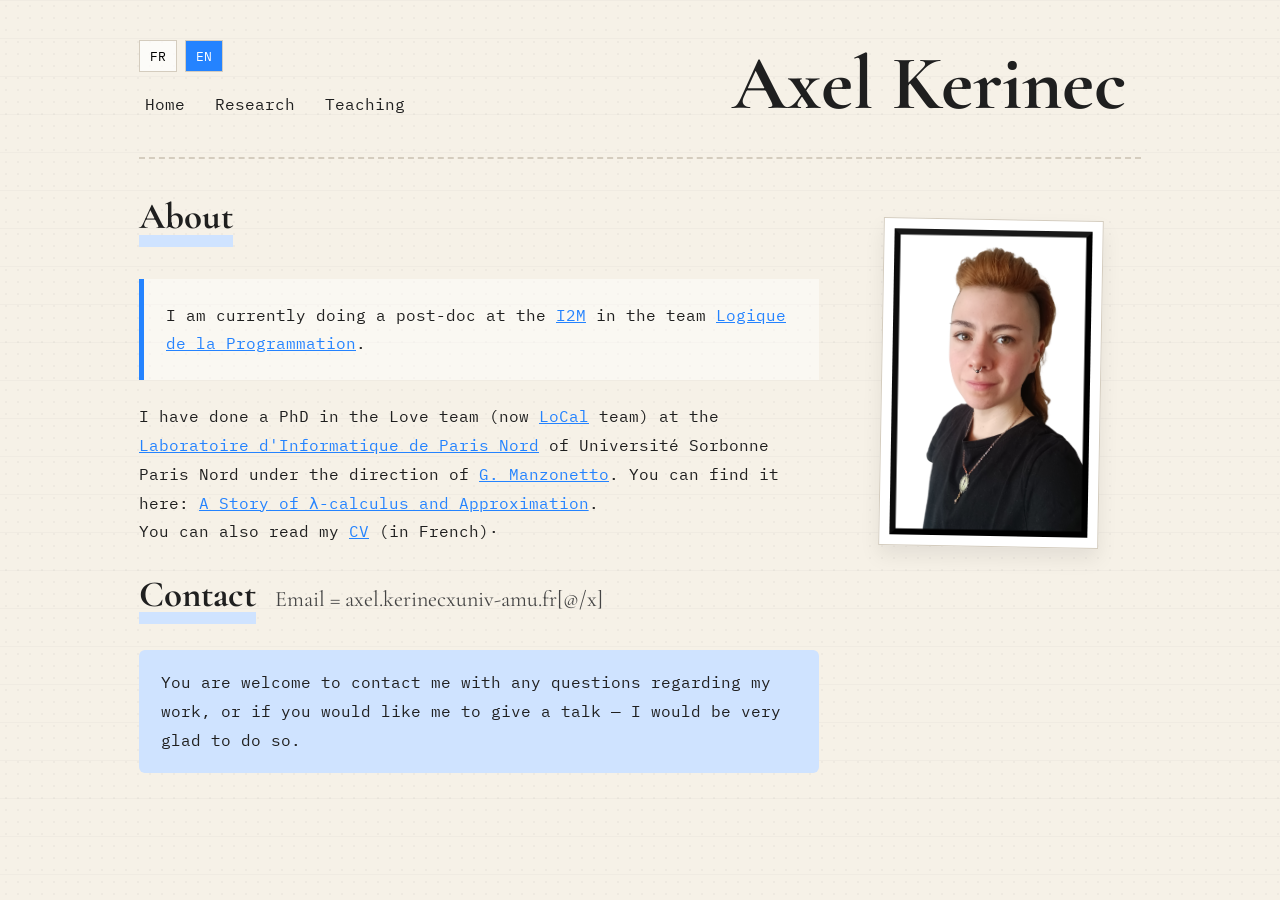
<file: index.html>
<!DOCTYPE html>
<html>
<head>
<meta charset="UTF-8">
<meta name="viewport" content="width=device-width, initial-scale=1.0">
<title>Axel Kerinec</title>
<link rel="stylesheet" href="style.css">
</head>
<body>

<div class="page">
<div class="topbar">
<div class="left-tools">
<div class="language-switch">
<button data-lang-button="fr">FR</button>
<button data-lang-button="en">EN</button>
</div>

<nav>
<a href="index.html">
<span data-lang="en"class="hidden">Home</span>
<span data-lang="fr" >Accueil</span>
</a>

<a href="research.html">
<span data-lang="en" class="hidden">Research</span>
<span data-lang="fr" >Recherche</span>
</a>

<a href="teaching.html">
<span data-lang="en" class="hidden">Teaching</span>
<span data-lang="fr" >Enseignement</span>
</a>
</nav>
</div>

<h1 class="title">Axel Kerinec</h1>
</div>

<div class="hero">
<div>
<section data-lang="en" class="hidden">

<h2><span class="highlight-title">About</span></h2>

<div class="note">
      I am currently doing a post-doc at the <a href="https://www.i2m.univ-amu.fr/">I2M</a> in the team <a href="https://www.i2m.univ-amu.fr/equipes-scientifiques/groupe-arithmetique-geometrie-logique-et-representations-aglr/equipe-logique-de-la-programmation-ldp/">Logique de la Programmation</a>.<br>
</div>

<p>
I have done a PhD  in the Love team (now <a href="https://lipn.univ-paris13.fr/local/">LoCal</a> team) at the  <a href="https://lipn.univ-paris13.fr/">Laboratoire d'Informatique de Paris Nord</a> of Universit&eacute; Sorbonne Paris Nord under the direction of <a href="https://lipn.univ-paris13.fr/~gmanzonetto/">G. Manzonetto</a>.  You can find it here: <a href="includes/redaction.pdf">A Story of &lambda;-calculus and Approximation</a>.<br>
You can also read my <a href="includes/cv.pdf">CV</a> (in French)·
</p>
</section>

<section data-lang="fr">

<h2><span class="highlight-title">À propos</span></h2>

<div class="note">
Je suis actuellement en post-doctorat à l'<a href="https://www.i2m.univ-amu.fr/">I2M</a> au sein de l'équipe <a href="https://www.i2m.univ-amu.fr/equipes-scientifiques/groupe-arithmetique-geometrie-logique-et-representations-aglr/equipe-logique-de-la-programmation-ldp/">Logique de la Programmation</a>.<br>
Mes travaux portent sur le λ-calcul, la sémantique, la théorie de l’approximation ainsi que la théorie des catégories.
</div>

<p>
J’ai effectué une thèse au sein de l’équipe Love (désormais l’équipe <a href="https://lipn.univ-paris13.fr/local/">LoCal</a>) au <a href="https://lipn.univ-paris13.fr/">Laboratoire d'Informatique de Paris Nord</a> de l’Université Sorbonne Paris Nord sous la direction de <a href="https://lipn.univ-paris13.fr/~gmanzonetto/">G. Manzonetto</a>. Vous pouvez la consulter ici : <a href="includes/redaction.pdf">Une histoire de &lambda;-calcul et d'approximation</a>. <br>
Vous pouvez également lire mon <a href="includes/cv.pdf">CV</a>·
</p>
</section>

<section>

<h2 class="contact">
  <span class="contact-title"><span class="highlight-title">Contact</span></span>
  <span class="mail">
      &nbsp; Email = axel.kerinecxuniv-amu.fr[@/x]
  </span>
</h2>
<section data-lang="en" class="hidden">
<p class="encard">You are welcome to contact me with any questions regarding my work, or if you would like me to give a talk — I would be very glad to do so.</span>
</p>
</section>

<section data-lang="fr">
<p  class="encard">N'hésitez pas à me contacter pour toute question relative à mon travail, ou si vous souhaitez m'inviter à donner un séminaire — j'en serais très heureux.</span>
</p>
</section>   
</div>


<div class="side-images">
    <div class="photo-frame">
      <img src="includes/moi.png" alt="Photo de moi">
    </div>     
</div>
      
<script src="script.js"></script>

</body>
</html>
</file>
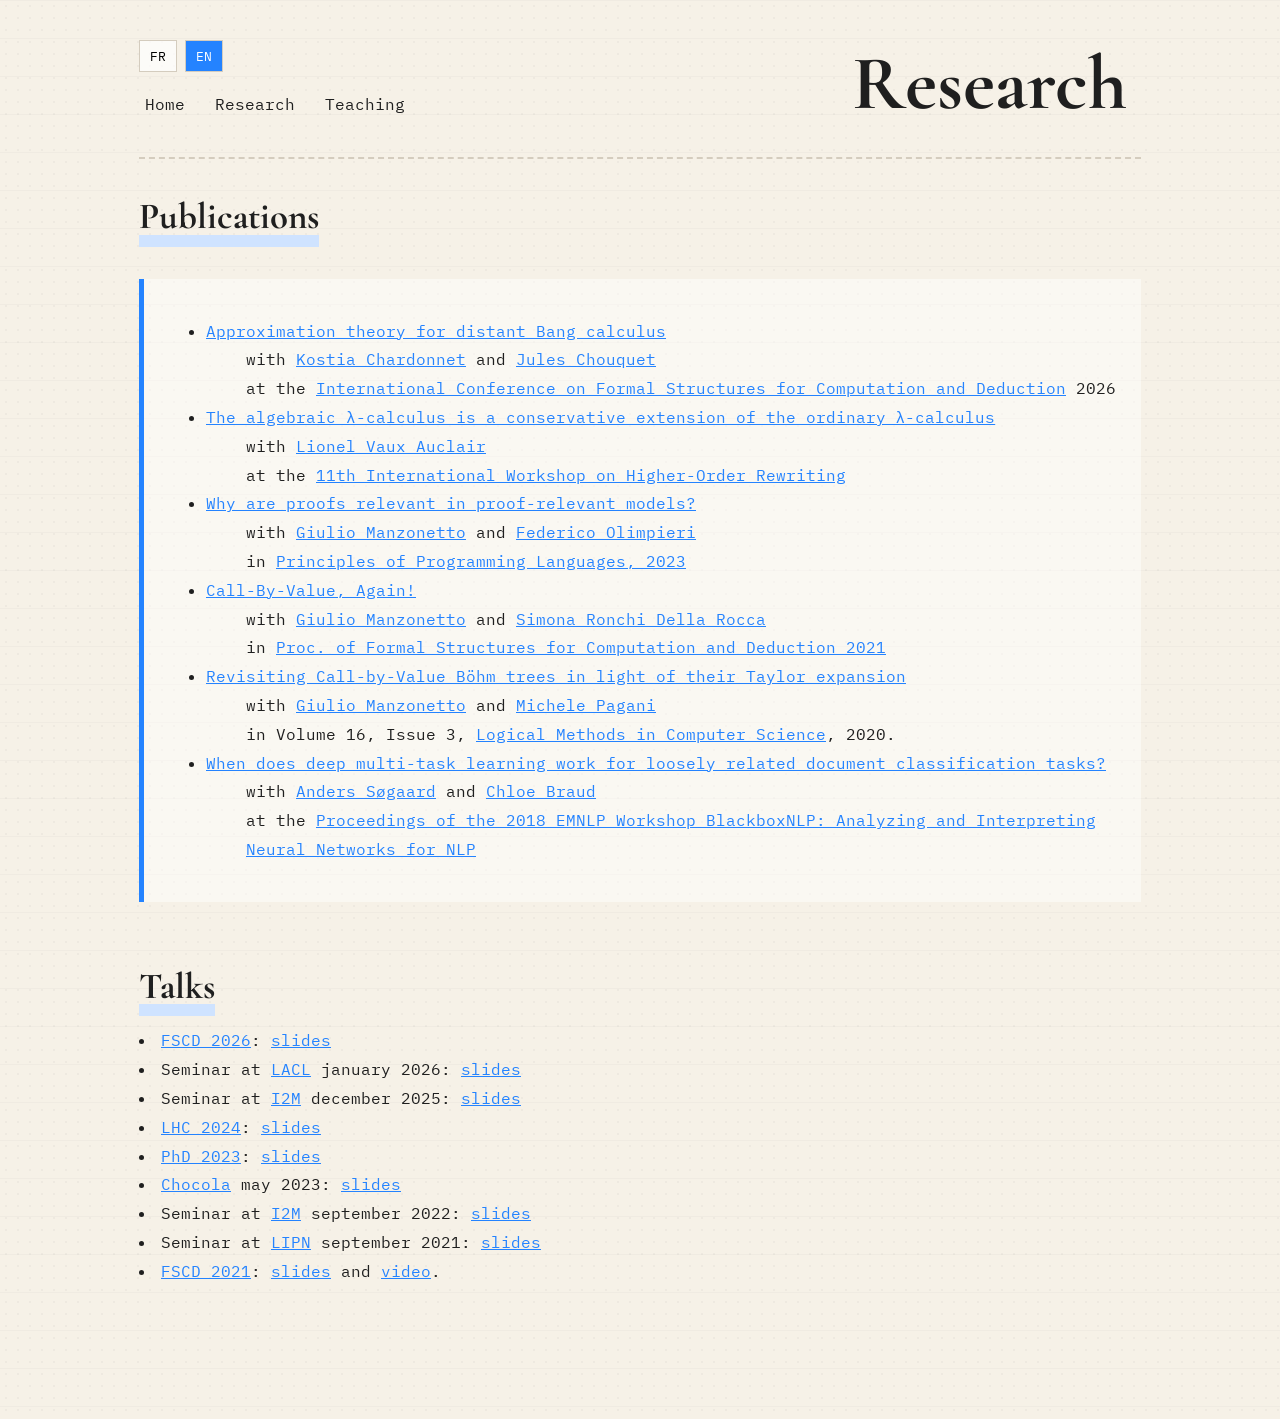
<file: research.html>
<!DOCTYPE html>
<html>
<head>
<meta charset="UTF-8">
<meta name="viewport" content="width=device-width, initial-scale=1.0">
<title>Research</title>
<link rel="stylesheet" href="style.css">
</head>

<body>

<div class="page">
<div class="topbar">
<div class="left-tools">
<div class="language-switch">
<button data-lang-button="fr">FR</button>
<button data-lang-button="en">EN</button>
</div>

<nav>
<a href="index.html">
<span data-lang="fr">Accueil</span>
<span data-lang="en" class="hidden">Home</span>
</a>

<a href="research.html">
<span data-lang="fr">Recherche</span>
<span data-lang="en"  class="hidden">Research</span>
</a>

<a href="teaching.html">
<span data-lang="fr">Enseignement</span>
<span data-lang="en" class="hidden">Teaching</span>
</a>
</nav>

</div>

<div>
<h1 class="title hidden" data-lang="en">Research</h1>
<h1 class="title" data-lang="fr">Recherche</h1></div>
</div>
 
<div class="publications">
<section data-lang="en" class="hidden">

<p><h2><span class="highlight-title">Publications</span></h2>
 <div class="paper">
 <ul>
     <li> <a href="https://arxiv.org/abs/2601.05199"> Approximation theory for distant Bang calculus </a> 
         <ul style="list-style-type:none;">
            <li>with <a href="https://kostiachardonnet.github.io/">Kostia Chardonnet</a> and <a href="https://www.univ-orleans.fr/lifo/membres/chouquet/">Jules Chouquet</a></li>
            <li>at the <a href="https://fscd-conference.org/"> International Conference on Formal Structures for Computation and Deduction</a> 2026 </li>
         </ul>  
    </li> 
  
    <li> <a href="https://hal.science/hal-04759250"> The algebraic &lambda;-calculus is a conservative extension of the ordinary &lambda;-calculus</a> 
        <ul style="list-style-type:none;">
            <li>with <a href="https://www.i2m.univ-amu.fr/perso/lionel.vaux/">Lionel Vaux Auclair</a></li>
            <li>at the  <a href="https://hor2023.github.io/">11th International Workshop on Higher-Order Rewriting</a></li>
        </ul>  
    </li>    

    <li>  <a href="https://hal.science/hal-04676054v1">Why are proofs relevant in proof-relevant models?</a>
        <ul style="list-style-type:none;">
           <li>with <a href="https://www.irif.fr/~gmanzone/">Giulio Manzonetto</a> and <a href="https://www.federicolimpieri.it/">Federico Olimpieri</a></li>
           <li>in <a href="https://hal.science/hal-04676054v1">Principles of Programming Languages, 2023</a></li>
        </ul>  
    </li>

    <li>   <a href="https://hal.science/hal-04759243v1">Call-By-Value, Again!</a> 
        <ul style="list-style-type:none;">
           <li>with <a href="https://www.irif.fr/~gmanzone/">Giulio Manzonetto</a> and <a href="https://www.di.unito.it/~ronchi/">Simona Ronchi Della Rocca</a></li>
           <li>in <a href="https://fscd2021.dc.uba.ar/">Proc. of Formal Structures for Computation and Deduction 2021</a></li>
        </ul>  
    </li>

    <li>  <a href="https://hal.science/hal-04670076v1">Revisiting Call-by-Value B&ouml;hm trees in light of their Taylor expansion</a>
        <ul style="list-style-type:none;">
           <li>with <a href="https://www.irif.fr/~gmanzone/">Giulio Manzonetto</a> and <a href="https://perso.ens-lyon.fr/michele.pagani/">Michele Pagani</a></li>
           <li>in Volume 16, Issue 3, <a href="https://lmcs.episciences.org/">Logical Methods in Computer Science</a>, 2020.</li>
        </ul>  
    </li>   
    <li> <a href="https://hal.science/hal-02374086v1">When does deep multi-task learning work for loosely related document classification tasks?</a> 
        <ul style="list-style-type:none;">
           <li>with <a href="https://anderssoegaard.github.io/">Anders S&oslash;gaard</a> and <a href="https://www.irit.fr/~Chloe.Braud/">Chloe Braud</a></li>
           <li>at the <a href="https://aclanthology.org/volumes/W18-54/">Proceedings of the 2018 EMNLP Workshop BlackboxNLP: Analyzing and Interpreting Neural Networks for NLP</a></li>
        </ul>  
    </li> 
  </ul>
</div>

<p><h2><span class="highlight-title">Talks</span></h2><br>
  <li> <a href="https://fscd2026.github.io/">FSCD 2026</a>:  <a href="includes/fscd26.pdf">slides </a></li>
  <li> Seminar at <a href="https://lacl.fr/index.html">LACL</a>  january 2026</a>: <a href="includes/presentation_creteil.pdf">slides </a></li>
  <li> Seminar at <a href="https://www.i2m.univ-amu.fr/">I2M</a>  december 2025</a>: <a href="includes/presentation_creteil.pdf">slides </a></li>
  <li> <a href="https://smimram.gitlabpages.inria.fr/lhc/journees/2024/01/01/journees.html">LHC 2024</a>:  <a href="includes/LHC.pdf">slides </a></li>
  <li> <a href="https://hal.science/tel-04624826v1">PhD 2023</a>:  <a href="includes/PhD.pdf">slides </a></li>
  <li> <a href="https://chocola.ens-lyon.fr/">Chocola</a> may 2023:  <a href="includes/chocola.pdf">slides </a></li>
  <li> Seminar at <a href="https://www.i2m.univ-amu.fr/">I2M</a>  september 2022:  <a href="includes/i2m.pdf">slides </a></li>
  <li> Seminar at <a href="https://lipn.univ-paris13.fr/">LIPN</a>  september 2021:  <a href="includes/lipn.pdf">slides </a></li>
  <li> <a href="https://fscd2021.dc.uba.ar/">FSCD 2021</a>:  <a href="includes/fscd21.pdf">slides</a> and  <a href="https://www.youtube.com/watch?v=K06e-xIcH-c&t=1316s">video</a>. </li>
<br>
</section>
 
<section data-lang="fr">

<p><h2><span class="highlight-title">Publications</span></h2>
 <div class="paper">
 <ul>
      <li> <a href="https://arxiv.org/abs/2601.05199"> Approximation theory for distant Bang calculus </a> 
          <ul style="list-style-type:none;">
             <li>avec <a href="https://kostiachardonnet.github.io/">Kostia Chardonnet</a> et <a href="https://www.univ-orleans.fr/lifo/membres/chouquet/">Jules Chouquet</a></li>
             <li>à la <a href="https://fscd-conference.org/"> International Conference on Formal Structures for Computation and Deduction</a> 2026 </li>
          </ul>  
      </li> 
  
      <li> <a href="https://hal.science/hal-04759250"> The algebraic &lambda;-calculus is a conservative extension of the ordinary &lambda;-calculus</a> 
          <ul style="list-style-type:none;">
             <li>avec <a href="https://www.i2m.univ-amu.fr/perso/lionel.vaux/">Lionel Vaux Auclair</a></li>
             <li>à la  <a href="https://hor2023.github.io/">11th International Workshop on Higher-Order Rewriting</a> </li>
         </ul>  
      </li>    

      <li>  <a href="https://hal.science/hal-04676054v1">Why are proofs relevant in proof-relevant models?</a>
         <ul style="list-style-type:none;">
            <li>avec <a href="https://www.irif.fr/~gmanzone/">Giulio Manzonetto</a> et <a href="https://www.federicolimpieri.it/">Federico Olimpieri</a></li>
            <li>à <a href="https://hal.science/hal-04676054v1">Principles of Programming Languages, 2023</a></li>
         </ul>  
     </li>

     <li>   <a href="https://hal.science/hal-04759243v1">Call-By-Value, Again!</a> 
         <ul style="list-style-type:none;">
            <li>avec <a href="https://www.irif.fr/~gmanzone/">Giulio Manzonetto</a> et <a href="https://www.di.unito.it/~ronchi/">Simona Ronchi Della Rocca</a></li>
            <li>à  <a href="https://fscd2021.dc.uba.ar/">Proc. of Formal Structures for Computation and Deduction 2021</a></li>
         </ul>  
     </li>

     <li>  <a href="https://hal.science/hal-04670076v1">Revisiting Call-by-Value B&ouml;hm trees in light of their Taylor expansion</a>
         <ul style="list-style-type:none;">
            <li>avec <a href="https://www.irif.fr/~gmanzone/">Giulio Manzonetto</a> et <a href="https://perso.ens-lyon.fr/michele.pagani/">Michele Pagani</a></li>
            <li>dans le Volume 16, Issue 3, <a href="https://lmcs.episciences.org/">Logical Methods in Computer Science</a>, 2020.</li>
         </ul>  
     </li>   
     <li> <a href="https://hal.science/hal-02374086v1"> When does deep multi-task learning work for loosely related document classification tasks?</a> 
         <ul style="list-style-type:none;">
            <li>avec <a href="https://anderssoegaard.github.io/">Anders S&oslash;gaard</a> et <a href="https://www.irit.fr/~Chloe.Braud/">Chloe Braud</a></li>
            <li>dans les <a href="https://aclanthology.org/volumes/W18-54/">Proceedings of the 2018 EMNLP Workshop BlackboxNLP: Analyzing and Interpreting Neural Networks for NLP</a></li>
         </ul>  
     </li> 
  </ul>
</div>

<p><h2><span class="highlight-title">Présentations</span></h2><br>  
  <li> <a href="https://fscd2026.github.io/">FSCD 2026</a>:  <a href="includes/fscd26.pdf">slides </a></li>
  <li> Séminaire au <a href="https://lacl.fr/index.html">LACL</a>  janvier 2026</a>: <a href="includes/presentation_creteil.pdf">slides </a></li>
  <li> Séminaire à l'<a href="https://www.i2m.univ-amu.fr/">I2M</a>  décembre 2025</a>: <a href="includes/presentation_creteil.pdf">slides </a></li>
  <li> <a href="https://smimram.gitlabpages.inria.fr/lhc/journees/2024/01/01/journees.html">LHC 2024</a>:  <a href="includes/LHC.pdf">slides </a></li>
  <li> <a href="https://hal.science/tel-04624826v1">soutenance de thése 2023</a>:  <a href="includes/PhD.pdf">slides </a></li>
  <li> <a href="https://chocola.ens-lyon.fr/">Chocola</a> mai 2023:  <a href="includes/chocola.pdf">slides </a></li>
  <li> Séminaire à l'<a href="https://www.i2m.univ-amu.fr/">I2M</a>  sptembre 2022:  <a href="includes/i2m.pdf">slides </a></li>
  <li> Séminaire au <a href="https://lipn.univ-paris13.fr/">LIPN</a>  septembre 2021:  <a href="includes/lipn.pdf">slides </a></li>
  <li> <a href="https://fscd2021.dc.uba.ar/">FSCD 2021</a>:  <a href="includes/fscd21.pdf">slides</a> et  <a href="https://www.youtube.com/watch?v=K06e-xIcH-c&t=1316s">vidéo</a>. </li>
<br>
</section>
</div>

<script src="script.js"></script>
</body>
</html>
</file>
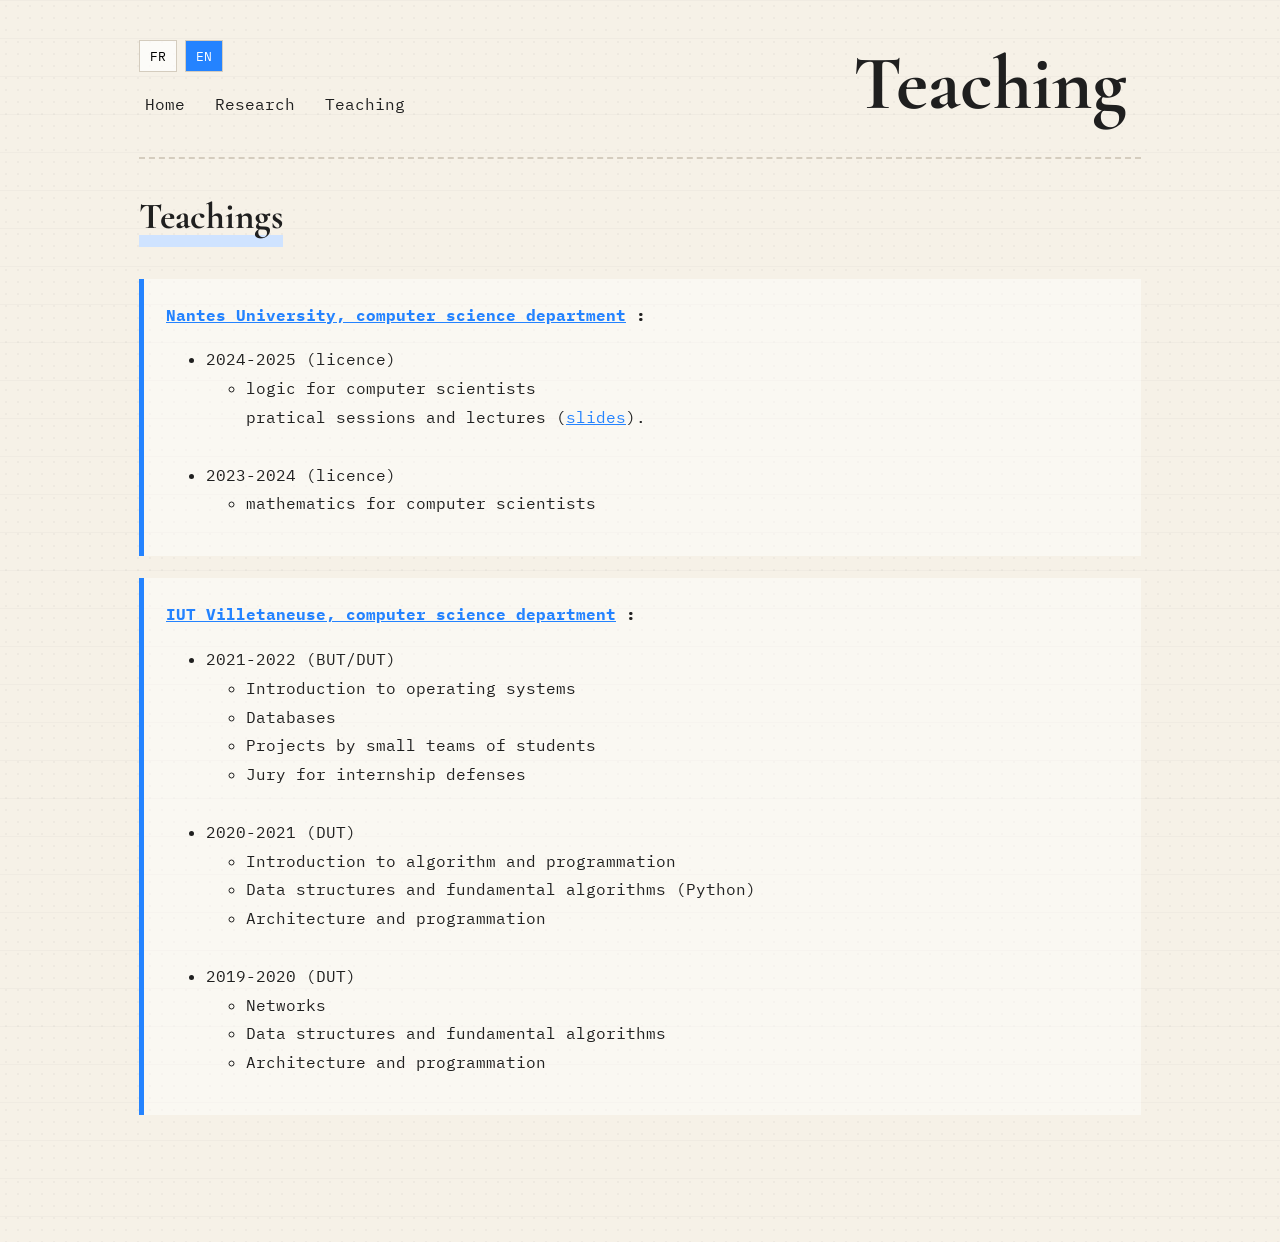
<file: teaching.html>
<!DOCTYPE html>
<html>
<head>
<meta charset="UTF-8">
<meta name="viewport" content="width=device-width, initial-scale=1.0">
<title>Teaching</title>
<link rel="stylesheet" href="style.css">
</head>

<body>

<div class="page">
<div class="topbar">
<div class="left-tools">
<div class="language-switch">
<button data-lang-button="fr">FR</button>
<button data-lang-button="en">EN</button>
</div>

<nav>
<a href="index.html">
<span data-lang="en"  class="hidden">Home</span>
<span data-lang="fr">Accueil</span>
</a>

<a href="research.html">
<span data-lang="en" class="hidden">Research</span>
<span data-lang="fr">Recherche</span>
</a>

<a href="teaching.html">
<span data-lang="en" class="hidden">Teaching</span>
<span data-lang="fr">Enseignement</span>
</a>
</nav>
</div>

<div>
<h1 class="title hidden" data-lang="en">Teaching</h1>
<h1 class="title" data-lang="fr">Enseignement</h1></div>
</div>
<div class="cours">

<section data-lang="en" class="hidden">

<p><h2><span class="highlight-title">Teachings</span></h2>
<div class="paper">
<strong><a href="https://sciences-techniques.univ-nantes.fr/presentation/departements-et-services-pedagogiques/informatique"> Nantes University, computer science department</a> : </strong>
<ul>
	<li>   2024-2025 (licence)
    	<ul>
			<li> logic for computer scientists </li> 
pratical sessions and lectures (<a href="includes/cours_logique.pdf">slides</a>).
    	</ul> 
  <br>     
    <li> 2023-2024 (licence)
      	<ul>
  			<li> mathematics for computer scientists </li> 
      	</ul> 
</ul> 
</div>

<div class="paper">
<strong> <a href="https://iutv.univ-paris13.fr/informatique/">IUT Villetaneuse, computer science department</a> :</strong>
<ul>
    <li>  2021-2022 (BUT/DUT)    
    	<ul>
  			<li> Introduction to operating systems </li> 
  			<li> Databases </li>
 			<li> Projects by small teams of students </li>
  			<li> Jury for internship defenses </li>
		</ul>  
 <br>
    <li>   2020-2021 (DUT)     
    	<ul>
			<li> Introduction to algorithm and programmation </li>
			<li> Data structures and fundamental algorithms (Python)</li>
			<li> Architecture and programmation </li>
      	</ul>
       <br>
	<li>  2019-2020 (DUT)    
    	<ul>
			<li> Networks </li>
			<li> Data structures and fundamental algorithms</li>
			<li> Architecture and programmation</li>
        </ul>
 </ul>
</div>
</section>
	
<section data-lang="fr">
	
<p><h2><span class="highlight-title">Cours</span></h2>
<div class="paper">
<strong><a href="https://sciences-techniques.univ-nantes.fr/presentation/departements-et-services-pedagogiques/informatique">Université de Nantes, département informatique</a>: </strong>
<ul>
    <li>   2024-2025 (licence)
		<ul>
  			<li> Logique pour l’informatique </li> 
J'ai donné des TDs et été chargé du <a href="includes/cours_logique.pdf">chapitre de cours relatif aux preuves</a>).
    	</ul> 
  <br>     
    <li>   2023-2024 (licence)
    	<ul>
  			<li> Mathématiques pour les informaticiens </li> 
     	</ul> 
</ul> 
</div>

<div class="paper">
<strong> <a href="https://iutv.univ-paris13.fr/informatique/">IUT Villetaneuse, département informatique</a>:</strong>
<ul>
	<li>  2021-2022 (BUT/DUT)    
		<ul>
  			<li> Introduction aux systèmes d’exploitation et à leur fonctionnement </li> 
  			<li> Bases de données avancées </li>
  			<li> Encadrement de projets SAÉ: (Situation d’Apprentissage et d’Évaluation) des projets pratiques sur plusieurs semaines, qui permettent aux étudiants de développer en même temps des compétences informatiques et des compétences transverses  </li>
  			<li> Jury pour des soutenances de stage</li>
      	</ul>  
 <br>
	<li>   2020-2021 (DUT)     
    	<ul>
			<li> Introduction à l'algorithmie et à la programmation </li>
			<li> Structures de données et algorithmes fondamentaux (Python)</li>
			<li> Architecture et programmation</li>
      	</ul>
       	<br>
	<li>  2019-2020 (DUT)    
  		<ul>
			<li> Services réseaux </li>
			<li> Structures de données et algorithmes fondamentaux</li>
			<li> Architecture et programmation</li>
		</ul>
</ul>
</div>
</section>
</div>

<script src="script.js"></script>
</body>
</html>
</file>
<file: style.css>
@import url('https://fonts.googleapis.com/css2?family=IBM+Plex+Mono:wght@300;400;500&family=Cormorant+Garamond:wght@400;600&display=swap');

:root {
    --paper: #f6f1e7;
    --ink: #1f1f1f;

    --blue: #2483ff;
    --blue-soft: #cfe3ff;

    --border: #d4ccbe;
}

/* =========================
   BASE
========================= */

* {
    box-sizing: border-box;
}

body {
     margin: 0;

    overflow-x: hidden;

    color: var(--ink);

    font-family: 'IBM Plex Mono', monospace;
    line-height: 1.8;

    background-color: var(--paper);

    /* texture papier */
    background-image:
        radial-gradient(rgba(0,0,0,0.03) 1px, transparent 1px),
        linear-gradient(rgba(0,0,0,0.025) 1px, transparent 1px);

    background-size:
        12px 12px,
        100% 38px;
}

.page {
    max-width: 1050px;

    margin: auto;

    padding:
        40px
        24px
}

/* =========================
   HEADER
========================= */

.topbar {
    display: flex;

    justify-content: space-between;
    align-items: flex-start;

    gap: 40px;

    margin-bottom: 60px;

    padding-bottom: 24px;

    border-bottom:
        2px dashed var(--border);
}

.left-tools {
    display: flex;
    flex-direction: column;

    gap: 14px;
}

.title {
    display: inline-block;

    margin: 0;

    font-family:
        'Cormorant Garamond',
        serif;

    font-size: 4.8rem;

    line-height: 1;

 /*   background: var(--blue-soft);*/

    padding:
        6px 14px
        10px;

    border-radius: 8px;
}

/* =========================
   NAVIGATION
========================= */

nav {
    display: flex;

    flex-wrap: wrap;

    gap: 18px;
}

nav a {
    position: relative;

    text-decoration: none;

    color: var(--ink);

    padding: 4px 6px;
}

nav a::after {
    content: "";

    position: absolute;

    left: 4px;
    bottom: 2px;

    width: calc(100% - 8px);
    height: 12px;

    background: var(--blue-soft);

    z-index: -1;

    transform: scaleX(0);

    transform-origin: left;

    transition: transform 0.2s ease;
}

nav a:hover::after,
nav a.active::after {
    transform: scaleX(1);
}

/* =========================
   LANGUAGE SWITCH
========================= */

.language-switch {
    display: flex;
    gap: 8px;
}

.language-switch button {
    border:
        1px solid var(--border);

    background:
        rgba(255,255,255,0.7);

    padding:
        6px 10px;

    cursor: pointer;

    font-family: inherit;

    transition: 0.2s ease;
}

.language-switch button.active {
    background: var(--blue);

    color: white;
}

/* =========================
   MAIN LAYOUT
========================= */

.hero {
    display: grid;
    grid-template-columns: minmax(0,1fr) 300px;
    align-items: start;
    gap: 22px;
}

/* =========================
   PHOTO
========================= */

.side-images {
    display: flex;
    flex-direction: column;
    align-items: center;

    
}

/* PHOTO */

.photo-frame {
    width: 220px;
    max-width: 100%;

    background: white;

    padding: 10px;

    border: 1px solid var(--border);

    transform: rotate(1deg);

    box-shadow:
        0 10px 20px rgba(0,0,0,0.08);
}

.photo-frame img {
    width: 100%;
    display: block;
}

/* TABLEAU */

.promo-board img {
    width: 260px;
    max-width: 100%;

    display: block;

    transform: rotate(-8deg);

    filter:
        drop-shadow(0 8px 16px rgba(0,0,0,0.25));
}
/* =========================
   CONTENT
========================= */

.note,
.paper {
    background:
        rgba(255,255,255,0.45);

    border-left:
        5px solid var(--blue);

    padding: 22px;

    margin: 22px 0;
}

h2 {
    position: relative;

    display: inline-block;

    font-family:
        'Cormorant Garamond',
        serif;

    font-size: 2.3rem;
}

.highlight-title {
    position: relative;
    display: inline-block;
}

.highlight-title::after {
    content: "";

    position: absolute;

    left: 0;
    bottom: 4px;

    width: 100%;
    height: 12px;

    background: var(--blue-soft);

    z-index: -1;
}

a {
    color: var(--blue);
}

/* =========================
   UTILITIES
========================= */

.hidden {
    display: none;
}

/* =========================
   RESPONSIVE
========================= */

@media (max-width: 850px) {

    .hero {
        grid-template-columns: 1fr;
    }

    .title {
        font-size: 3.4rem;
    }

    .topbar {
        flex-direction: column;
    }
}

/* =========================
   DECALAGES
========================= */
.hero > div:first-child {
    transform: translateY(-65px);
}
.hero > div:first-child,
.publications {
    transform: translateY(-65px);
}
.hero > div:first-child,
.cours {
    transform: translateY(-65px);
}
h2 {
    margin-bottom: 6px;
}
h2.contact {
    margin-top: 0;
}
/* =========================
   FOND COULEUR
========================= */
.encard {
   background: var(--blue-soft);

    padding:
        18px
        22px;

    border-radius: 6px;

    width: fit-content;

    max-width: 700px;
}

/* =========================
   CONTACT
========================= */
.mail {
  font-size: 0.6em;   /* plus petit que le titre */
  font-weight: normal;
  color: #444;
}
body {
    margin: 0;
}
</file>
